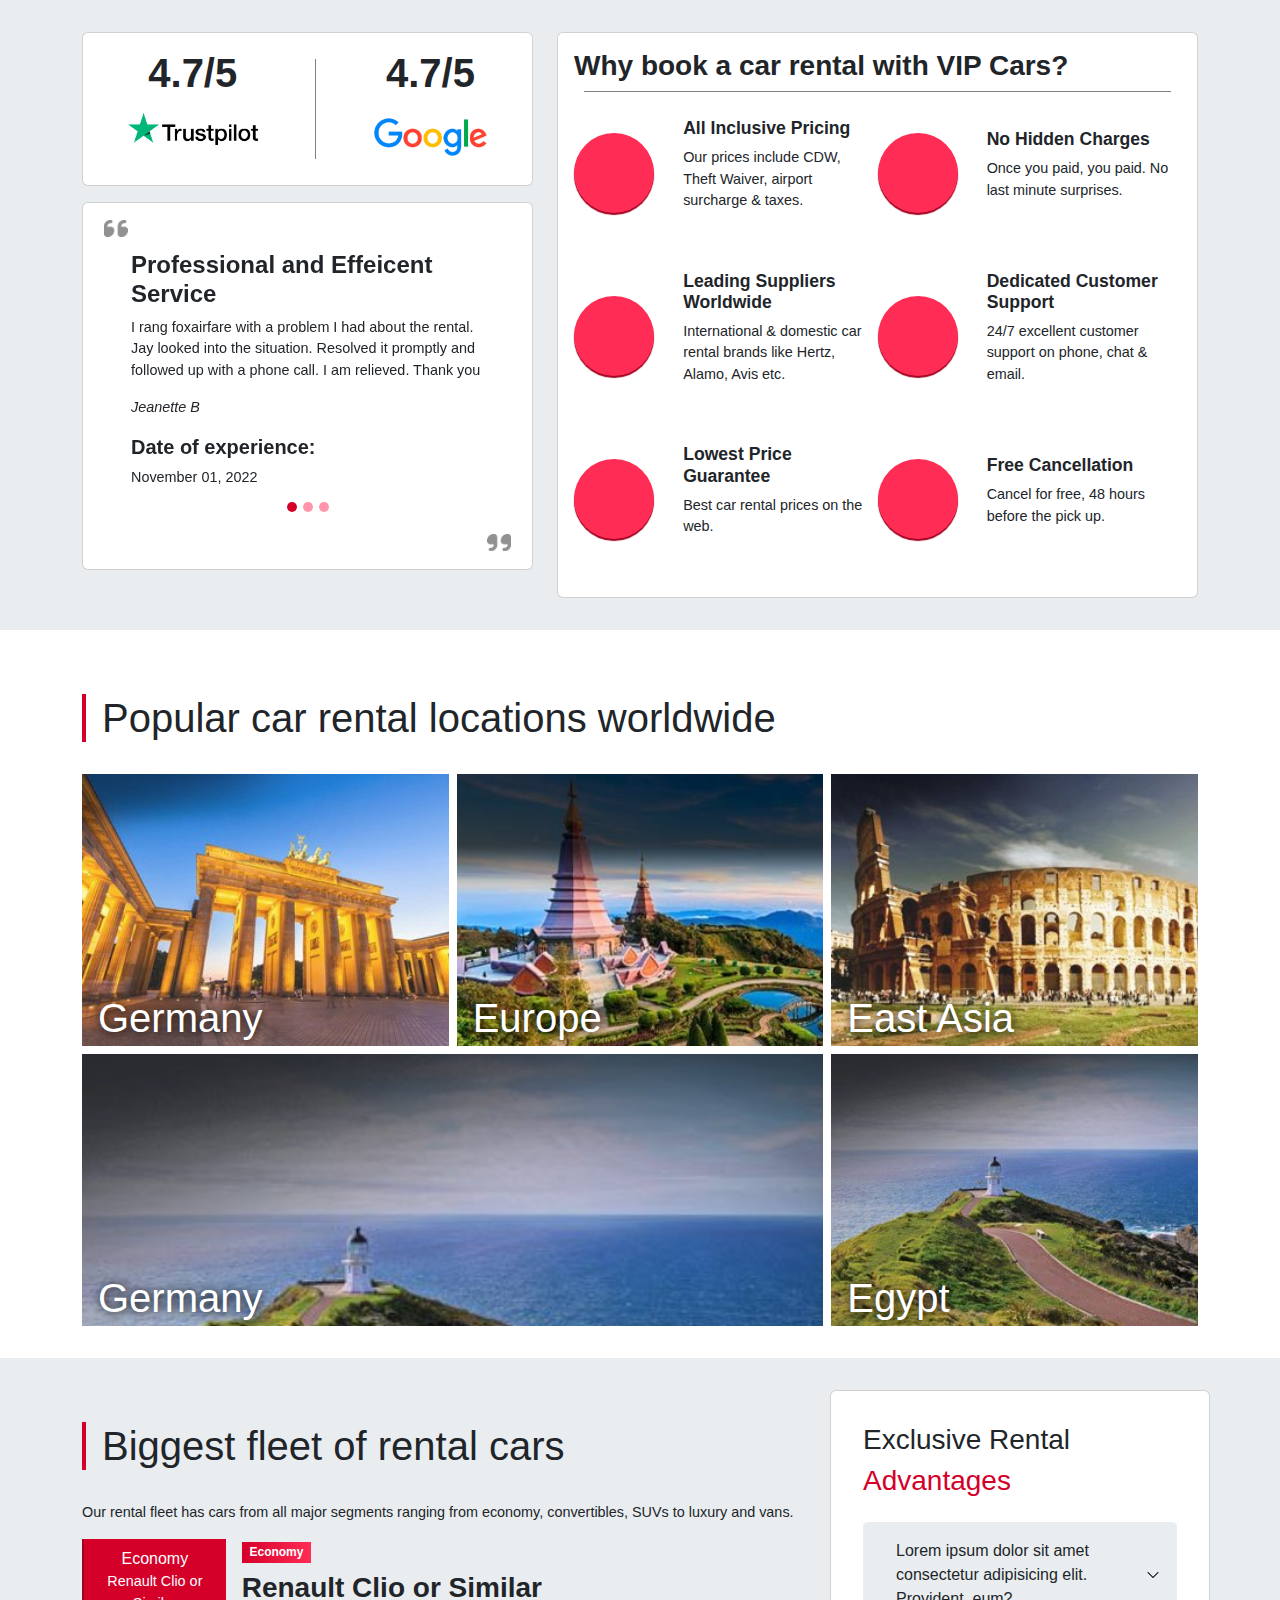
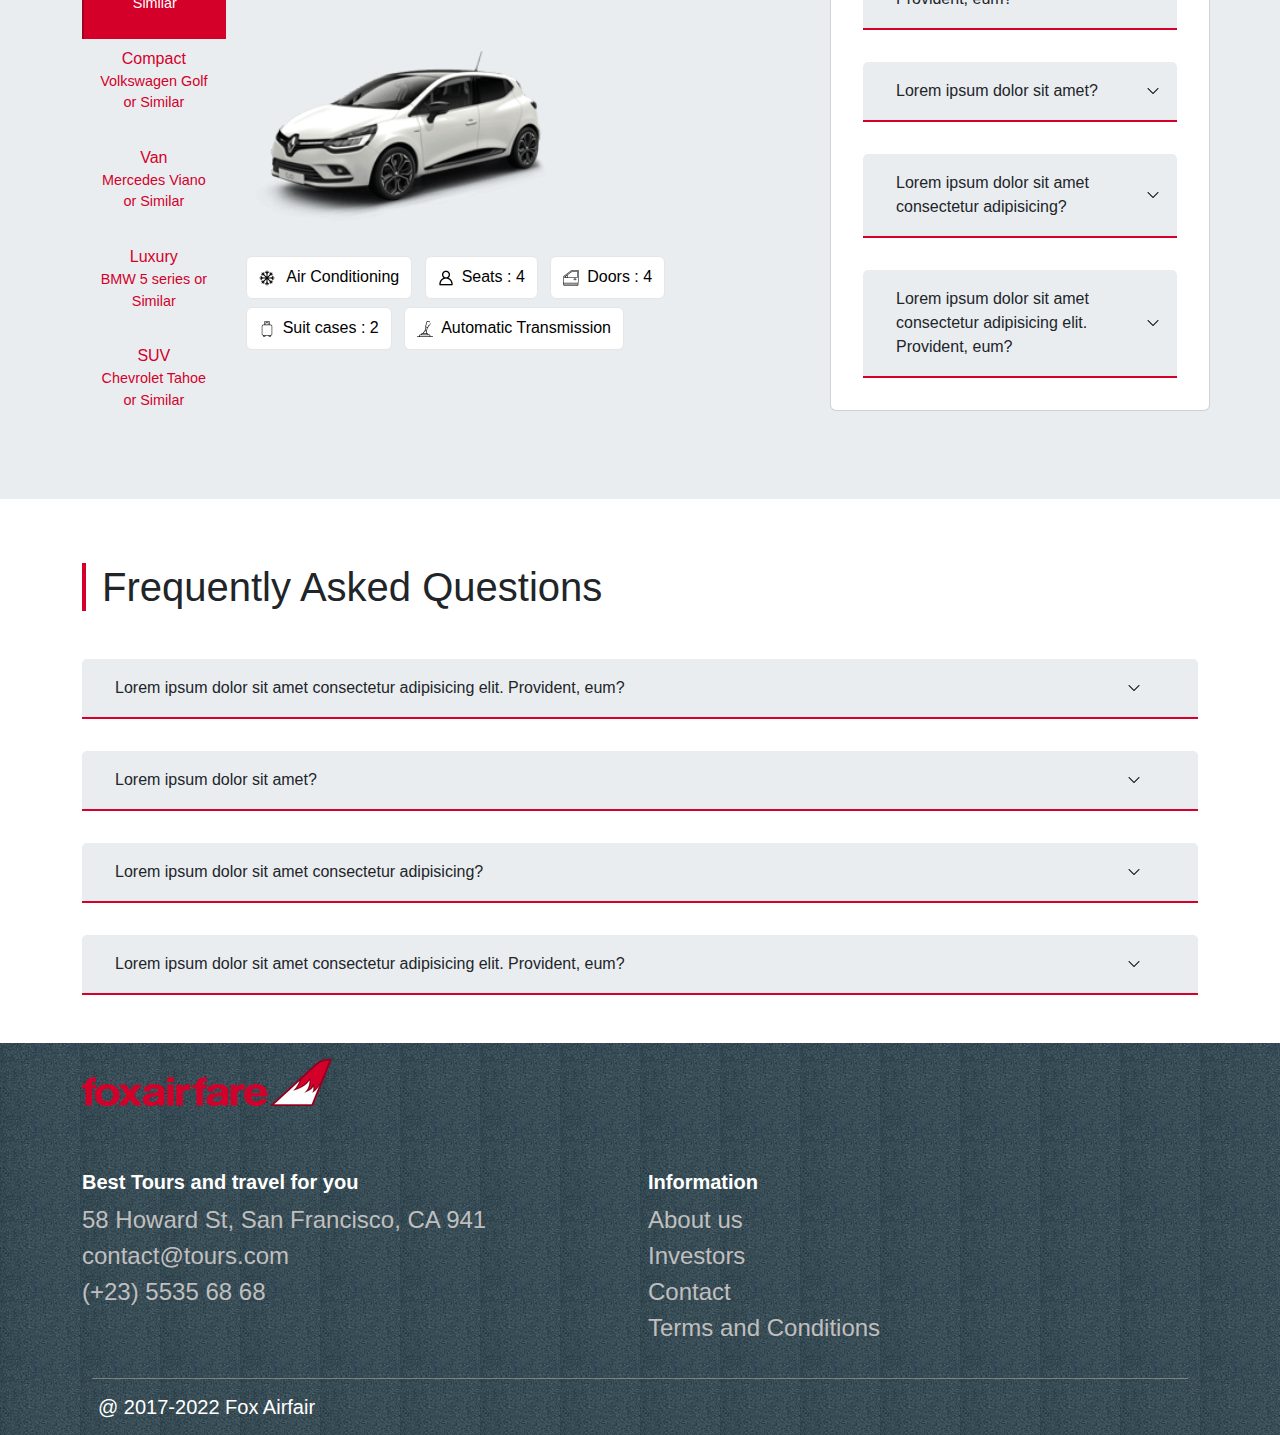
<file: index.html>
<!DOCTYPE html>
<html lang="en">
<head>
    <meta charset="UTF-8">
    <meta http-equiv="X-UA-Compatible" content="IE=edge">
    <meta name="viewport" content="width=device-width, initial-scale=1.0">
    <title>Car rental</title>
    <!-- font-awesome -->
    <link rel="stylesheet" href="https://cdnjs.cloudflare.com/ajax/libs/font-awesome/6.1.1/css/all.min.css" integrity="sha512-KfkfwYDsLkIlwQp6LFnl8zNdLGxu9YAA1QvwINks4PhcElQSvqcyVLLD9aMhXd13uQjoXtEKNosOWaZqXgel0g==" crossorigin="anonymous" referrerpolicy="no-referrer" />
     <!-- jquery -->
     <script defer src="https://cdnjs.cloudflare.com/ajax/libs/jquery/3.6.1/jquery.min.js"></script>
    <!-- bootstrap css -->
    <link href="https://cdn.jsdelivr.net/npm/bootstrap@5.1.3/dist/css/bootstrap.min.css" rel="stylesheet">
    <script defer src="https://cdn.jsdelivr.net/npm/bootstrap@5.1.3/dist/js/bootstrap.bundle.min.js"></script>
    <link rel="stylesheet" href="style.css">

</head>
<body>

    
    <div class="section testimonial-features justify-content-around">
        <div class="container">
            <div class="row">
                <div class="col-lg-5 pb-3 pb-lg-0">
                    <div class="d-flex flex-row card justify-content-around rating mb-3">
                        <div class="d-flex justify-content around flex-column">
                            <div class="rating-title text-center"><h1>4.7/5</h1></div>
                            <div class="stars">
                                <i class="fa fa-star" aria-hidden="true"></i>
                                <i class="fa fa-star" aria-hidden="true"></i>
                                <i class="fa fa-star" aria-hidden="true"></i>
                                <i class="fa fa-star" aria-hidden="true"></i>
                                <i class="fa fa-star" aria-hidden="true"></i>
                            </div>
                            <div class="logo justify-content-center d-flex mt-2"><img src="./images/trustpilot-vector-logo.png" alt=""></div>
                        </div>
                        <div class="vh">&nbsp</div>
                        <div class="d-flex justify-content around flex-column">
                            <div class="rating-title text-center"><h1>4.7/5</h1></div>
                            <div class="stars">
                                <i class="fa fa-star" aria-hidden="true"></i>
                                <i class="fa fa-star" aria-hidden="true"></i>
                                <i class="fa fa-star" aria-hidden="true"></i>
                                <i class="fa fa-star" aria-hidden="true"></i>
                                <i class="fa fa-star" aria-hidden="true"></i>
                            </div>
                            <div class="logo d-flex justify-content-center"><img src="./images/Google-logo.png" style="height: 4rem;" alt=""></div>
                        </div>
                    </div>
                   <div class="testimonials card">
                    <div id="testimonialcarousel" class="carousel slide" data-bs-ride="carousel">
                        <div class="carousel-inner">
                          <div class="carousel-item active">
                                <h4 class="title">Professional and Effeicent Service</h4>
                                <p class="review">I rang foxairfare with a problem I had about the rental. Jay looked into the situation. Resolved it promptly and followed up with a phone call. I am relieved. Thank you</p>
                                <p class="name">Jeanette B</p>
                                <h5><strong>Date of experience:</strong></h5> <p class="review-date">November 01, 2022</p>
                            </div>
                          <div class="carousel-item">
                            <h4 class="title">Great service</h4>
                                <p class="review">Good Morning
                                    I’ve met with VIP Car on internet by coincidence and I rented 2 times and all rental was great and I wish I would have met before other companies rental good staf and good services
                                    2 rental cars were new cars thank you for everything This company is my priority at rental</p>
                                <p class="name">Hakan Karakaş</p>
                                <h5><strong>Date of experience:</strong></h5> <p class="review-date"> November 19, 2022</p>
                          </div>
                          <div class="carousel-item">
                            <h4 class="title">I emailed a request to change the drop-off time for my rental car</h4>
                                <p class="review">I emailed a request to change the drop-off time for my rental car expecting it to be dealt with after the weekend. Alena from VIPCars.com very quickly responded to me and advised that she had sent my request to the rental car company. It was all sorted in just over 3 hours. Thanks to Alena for your prompt action on my behalf.</p>
                                <p class="name">Rose Abraham</p>
                                <h5><strong>Date of experience:</strong></h5> <p class="review-date"> November 19, 2022</p>
                          </div>
                        </div>
                        <div class="carousel-indicators">
                            <button type="button" data-bs-target="#testimonialcarousel" data-bs-slide-to="0" class="active" aria-current="true" aria-label="Slide 1"></button>
                            <button type="button" data-bs-target="#testimonialcarousel" data-bs-slide-to="1" aria-label="Slide 2"></button>
                            <button type="button" data-bs-target="#testimonialcarousel" data-bs-slide-to="2" aria-label="Slide 3"></button>
                          </div>
                        <button class="carousel-control-prev" type="button" data-bs-target="#testimonialcarousel" data-bs-slide="prev">
                          <span class="carousel-control-prev-icon" aria-hidden="true"><i class="fa-solid fa-chevron-left"></i></span>
                          <span class="visually-hidden">Previous</span>
                        </button>
                        <button class="carousel-control-next" type="button" data-bs-target="#testimonialcarousel" data-bs-slide="next">
                          <span class="carousel-control-next-icon" aria-hidden="true"><i class="fa-solid fa-chevron-right"></i></i></span>
                          <span class="visually-hidden">Next</span>
                        </button>
                      </div>
                   </div>
                </div>
                <div class="col-lg-7">
                    <div class="card">
                        <div class="title-holder"><h3>Why book a car rental with VIP Cars?</h3></div>
                        <div class="hv">&nbsp</div>
                        <div class="features grid-holder">
                            <div class="feature-item ">
                                <div class="icon"><i class="fa-solid fa-money-bill-wave"></i>
                                </div>
                                <div class="content">
                                    <h3 class="title">All Inclusive Pricing</h3>
                                    <p>Our prices include CDW, Theft Waiver, airport surcharge & taxes.</p>
                                </div>
                            </div>
                            <div class="feature-item">
                                <div class="icon"><i class="fas fa-search-dollar    "></i></div>
                                <div class="content">
                                    <h3 class="title">No Hidden Charges</h3>
                                    <p>Once you paid, you paid. No last minute surprises.</p>
                                </div>
                            </div>
                            <div class="feature-item">
                                <div class="icon"><i class="fas fa-location-arrow    "></i></div>
                                <div class="content">
                                    <h3 class="title">Leading Suppliers Worldwide</h3>
                                    <p>International & domestic car rental brands like Hertz, Alamo, Avis etc.
                                    </p>
                                </div>
                            </div>
                            <div class="feature-item">
                                <div class="icon"><i class="fa fa-headphones" aria-hidden="true"></i></div>
                                <div class="content">
                                    <h3 class="title">Dedicated Customer Support </h3>
                                    <p>24/7 excellent customer support on phone, chat & email.</p>
                                </div>
                            </div>
                            <div class="feature-item">
                                <div class="icon"><i class="fas fa-dollar-sign    "></i></div>
                                <div class="content">
                                    <h3 class="title">Lowest Price Guarantee</h3>
                                    <p>Best car rental prices on the web.</p>
                                </div>
                            </div>
                            <div class="feature-item">
                                <div class="icon"><i class="fa fa-car" aria-hidden="true"></i></div>
                                <div class="content">
                                    <h3 class="title">Free Cancellation</h3>
                                    <p>Cancel for free, 48 hours before the pick up.</p>
                                </div>
                            </div>
                        </div>
                    </div>
                </div>
            </div>
        </div>
    </div>

    <div class="Locations section" id="destination">
            <div class="container">
                <div class="section-title">
                    <h1>Popular car rental locations worldwide
                    </h1>
                </div>
                <div class="grid wrapper">
                    <div class="grid-item d-flex justify-content-center
                        ">
                        <div class="text-wrapper d-flex text-hover-line
                            flex-column">
                            <h1 class="align-content-center">Germany</h1> 
                            <ul><li>Lorem, ipsum dolor.</li>
                            <li>Repellendus, laborum facere.</li>
                            <li>Ipsa, expedita sit?</li>
                            <li>Distinctio, modi. Veniam!</li>
                            <li>Iusto, ex fugit.</li></ul>
                        </div>
                    </div>
                    <div class="grid-item d-flex justify-content-center
                        ">
                        <div class="text-wrapper  d-flex text-hover-line
                            flex-column ">
                            <h1 class="align-content-center">Europe</h1>
                            <ul><li>Lorem, ipsum dolor.</li>
                                <li>Repellendus, laborum facere.</li>
                                <li>Ipsa, expedita sit?</li>
                                <li>Distinctio, modi. Veniam!</li>
                                <li>Iusto, ex fugit.</li></ul>
                        </div>
                    </div>
                    <div class="grid-item d-flex justify-content-center
                        " >
                        <div class="text-wrapper d-flex text-hover-line
                            flex-column">
                            <h1 class="align-content-center">East Asia</h1>
                            <ul><li>Lorem, ipsum dolor.</li>
                                <li>Repellendus, laborum facere.</li>
                                <li>Ipsa, expedita sit?</li>
                                <li>Distinctio, modi. Veniam!</li>
                                <li>Iusto, ex fugit.</li></ul>
                        </div>
                    </div>
                    <div class="grid-item d-flex justify-content-center
                        ">
                        <div class="text-wrapper text-hover-line
                            flex-column">
                            <h1 class="align-content-center">Egypt</h1>
                            <ul><li>Lorem, ipsum dolor.</li>
                                <li>Repellendus, laborum facere.</li>
                                <li>Ipsa, expedita sit?</li>
                        </div>
                    </div>
                    <div class="grid-item d-flex justify-content-center
                        hover-line-item  ">
                        <div class="text-wrapper d-flex text-hover-line
                            flex-column">
                            <h1 class="align-content-center">Germany</h1> 
                            <ul><li>Lorem, ipsum dolor.</li>
                            <li>Repellendus, laborum facere.</li>
                            <li>Ipsa, expedita sit?</li>
                            <li>Distinctio, modi. Veniam!</li>
                            <li>Iusto, ex fugit.</li></ul>
                        </div>
                    </div>  
                </div>
            </div>
    </div>

    <div class="rental-cars section">
        <div class="container">
            <div class="row">
                <div class="col-lg-8 tabs">
                    <div class="section-title">
                        <h1>Biggest fleet of rental cars
                        </h1>
                    </div>
                    <p>Our rental fleet has cars from all major segments ranging from economy, convertibles, SUVs to luxury and vans.</p>
                    <div class="d-flex align-items-center align-items-sm-start flex-row nav-upper ">
                        <div class="nav flex-column nav-pills me-3" id="v-pills-tab" role="tablist" aria-orientation="vertical">
                          <button class="nav-link active" id="v-pills-carone-tab" data-bs-toggle="pill" data-bs-target="#v-pills-carone" type="button" role="tab" aria-controls="v-pills-carone" aria-selected="true">Economy <p>Renault Clio or Similar</p></button>
                          <button class="nav-link" id="v-pills-cartwo-tab" data-bs-toggle="pill" data-bs-target="#v-pills-cartwo" type="button" role="tab" aria-controls="v-pills-cartwo" aria-selected="false">Compact <p>Volkswagen Golf or Similar</p></button>
                          <button class="nav-link" id="v-pills-carthree-tab" data-bs-toggle="pill" data-bs-target="#v-pills-carthree" type="button" role="tab" aria-controls="v-pills-carthree" aria-selected="false">Van <p>Mercedes Viano or Similar</p></button>
                          <button class="nav-link" id="v-pills-carfour-tab" data-bs-toggle="pill" data-bs-target="#v-pills-carfour" type="button" role="tab" aria-controls="v-pills-carfour" aria-selected="false">Luxury <p>BMW 5 series or Similar</p></button>
                          <button class="nav-link" id="v-pills-carfive-tab" data-bs-toggle="pill" data-bs-target="#v-pills-carfive" type="button" role="tab" aria-controls="v-pills-carfive" aria-selected="false">SUV<p>Chevrolet Tahoe or Similar</p></button>
                        </div>
                        <div class="tab-content" id="v-pills-tabContent">
                          <div class="tab-pane fade show active" id="v-pills-carone" role="tabpanel" aria-labelledby="v-pills-carone-tab">
                            <span class="badge head">Economy</span>
                            <h3 class="tab-title">Renault Clio or Similar</h3>
                            <div class="img"><img src="./images/Cars/economy-lg.png" alt=""></div>
                            <span class="badge features"><img src="./images/icons/winter.png" alt=""> Air Conditioning</span>
                            <span class="badge features"><img src="./images/icons/user.png" alt="">Seats : 4</span>
                            <span class="badge features"><img src="./images/icons/car-door.png" alt="">Doors : 4</span>
                            <span class="badge features"><img src="./images/icons/suitcase.png" alt="">Suit cases : 2</span>
                            <span class="badge features"><img src="./images/icons/gear-stick.png" alt="">Automatic Transmission</span>
                          </div>
                          <div class="tab-pane fade" id="v-pills-cartwo" role="tabpanel" aria-labelledby="v-pills-cartwo-tab">
                            <span class="badge head">Compact</span>
                            <h3 class="tab-title">Volkswagen Golf or Similar</h3>
                            <div class="img"><img src="./images/Cars/compact-lg.png" alt=""></div>
                            <span class="badge features"><img src="./images/icons/winter.png" alt=""> Air Conditioning</span>
                            <span class="badge features"><img src="./images/icons/user.png" alt="">Seats : 4</span>
                            <span class="badge features"><img src="./images/icons/car-door.png" alt="">Doors : 4</span>
                            <span class="badge features"><img src="./images/icons/suitcase.png" alt="">Suit cases : 2</span>
                            <span class="badge features"><img src="./images/icons/gear-stick.png" alt="">Automatic Transmission</span>
                          </div>
                          <div class="tab-pane fade" id="v-pills-carthree" role="tabpanel" aria-labelledby="v-pills-carthree-tab">
                            <span class="badge head">Van / Minivan</span>
                            <h3 class="tab-title">Mercedes Viano or Similar</h3>
                            <div class="img"><img src="./images/Cars/mini-van-lg.png" alt=""></div>
                            <span class="badge features"><img src="./images/icons/winter.png" alt=""> Air Conditioning</span>
                            <span class="badge features"><img src="./images/icons/user.png" alt="">Seats : 7</span>
                            <span class="badge features"><img src="./images/icons/car-door.png" alt="">Doors : 5</span>
                            <span class="badge features"><img src="./images/icons/suitcase.png" alt="">Suit cases : 4</span>
                            <span class="badge features"><img src="./images/icons/gear-stick.png" alt="">Automatic Transmission</span>
                          </div>
                          <div class="tab-pane fade" id="v-pills-carfour" role="tabpanel" aria-labelledby="v-pills-carfour-tab"> 
                            <span class="badge head">Luxury</span>
                            <h3 class="tab-title">BMW 5 series or Similar</h3>
                            <div class="img"><img src="./images/Cars/luxury-lg.png" alt=""></div>
                            <span class="badge features"><img src="./images/icons/winter.png" alt=""> Air Conditioning</span>
                            <span class="badge features"><img src="./images/icons/user.png" alt="">Seats : 5</span>
                            <span class="badge features"><img src="./images/icons/car-door.png" alt="">Doors : 4</span>
                            <span class="badge features"><img src="./images/icons/suitcase.png" alt="">Suit cases : 3</span>
                            <span class="badge features"><img src="./images/icons/gear-stick.png" alt="">Automatic Transmission</span>
                          </div>
                          <div class="tab-pane fade" id="v-pills-carfive" role="tabpanel" aria-labelledby="v-pills-carfive-tab">
                            <span class="badge head">SUV</span>
                            <h3 class="tab-title">Chevrolet Tahoe or Similar</h3>
                            <div class="img"><img src="./images/Cars/suv-lg.png" alt=""></div>
                            <span class="badge features"><img src="./images/icons/winter.png" alt=""> Air Conditioning</span>
                            <span class="badge features"><img src="./images/icons/user.png" alt="">Seats : 7</span>
                            <span class="badge features"><img src="./images/icons/car-door.png" alt="">Doors : 5</span>
                            <span class="badge features"><img src="./images/icons/suitcase.png" alt="">Suit cases : 4</span>
                            <span class="badge features"><img src="./images/icons/gear-stick.png" alt="">Automatic Transmission</span>
                          </div>
                        </div>
                      </div>
                      
                </div>
                <div class="col-lg-4 about-rental-cars card">
                    <h3>Exclusive Rental <h3 class="highlight">Advantages</h3></h3>
                    <div id="accordion-two" class="accordion grid-holder">
                        <div class="card">
                            <div class="card-header">
                                <a class="btn" data-bs-toggle="collapse" href="#collapseOne-1">
                                    Lorem ipsum dolor sit amet consectetur adipisicing elit. Provident, eum?
                                </a>
                            </div>
                            <div id="collapseOne-1" class="collapse" data-bs-parent="#accordion-two">
                                <div class="card-body">
                                    Lorem ipsum dolor sit amet consectetur adipisicing elit. Atque dolorum saepe repellendus
                                    odio? Est dolorum cupiditate animi quod, asperiores numquam?
                                </div>
                            </div>
                        </div>
                        <div class="card">
                            <div class="card-header">
                                <a class="collapsed btn" data-bs-toggle="collapse" href="#collapseTwo-2">
                                    Lorem ipsum dolor sit amet?
                                </a>
                            </div>
                            <div id="collapseTwo-2" class="collapse" data-bs-parent="#accordion-two">
                                <div class="card-body">
                                    Lorem ipsum dolor sit amet, consectetur adipisicing elit. Quod, sit.
                                </div>
                            </div>
                        </div>
                        <div class="card">
                            <div class="card-header">
                                <a class="collapsed btn" data-bs-toggle="collapse" href="#collapseThree-3">
                                    Lorem ipsum dolor sit amet consectetur adipisicing?
                                </a>
                            </div>
                            <div id="collapseThree-3" class="collapse" data-bs-parent="#accordion-two">
                                <div class="card-body">
                                    Lorem ipsum dolor sit amet consectetur adipisicing elit. Modi, amet!
                                </div>
                            </div>
                        </div>
                        <div class="card">
                            <div class="card-header">
                                <a class="btn" data-bs-toggle="collapse" href="#collapsefour-4">
                                    Lorem ipsum dolor sit amet consectetur adipisicing elit. Provident, eum?
                                </a>
                            </div>
                            <div id="collapsefour-4" class="collapse" data-bs-parent="#accordion-two">
                                <div class="card-body">
                                    Lorem ipsum dolor sit amet consectetur adipisicing elit. Atque dolorum saepe repellendus
                                    odio? Est dolorum cupiditate animi quod, asperiores numquam?
                                </div>
                            </div>
                        </div>
                    </div>
                </div>
            </div>
        </div>
    </div>

    <div class="section faqs">
        <div class="container">
            <div class="section-title">
                <h1>Frequently Asked Questions
                </h1>
            </div>
            <div class="faqs-holder">
                <div id="accordion" class="accordion grid-holder">
                    <div class="card">
                        <div class="card-header">
                            <a class="btn" data-bs-toggle="collapse" href="#collapseOne">
                                Lorem ipsum dolor sit amet consectetur adipisicing elit. Provident, eum?
                            </a>
                        </div>
                        <div id="collapseOne" class="collapse" data-bs-parent="#accordion">
                            <div class="card-body">
                                Lorem ipsum dolor sit amet consectetur adipisicing elit. Atque dolorum saepe repellendus
                                odio? Est dolorum cupiditate animi quod, asperiores numquam?
                            </div>
                        </div>
                    </div>
                    <div class="card">
                        <div class="card-header">
                            <a class="collapsed btn" data-bs-toggle="collapse" href="#collapseTwo">
                                Lorem ipsum dolor sit amet?
                            </a>
                        </div>
                        <div id="collapseTwo" class="collapse" data-bs-parent="#accordion">
                            <div class="card-body">
                                Lorem ipsum dolor sit amet, consectetur adipisicing elit. Quod, sit.
                            </div>
                        </div>
                    </div>
                    <div class="card">
                        <div class="card-header">
                            <a class="collapsed btn" data-bs-toggle="collapse" href="#collapseThree">
                                Lorem ipsum dolor sit amet consectetur adipisicing?
                            </a>
                        </div>
                        <div id="collapseThree" class="collapse" data-bs-parent="#accordion">
                            <div class="card-body">
                                Lorem ipsum dolor sit amet consectetur adipisicing elit. Modi, amet!
                            </div>
                        </div>
                    </div>
                    <div class="card">
                        <div class="card-header">
                            <a class="btn" data-bs-toggle="collapse" href="#collapsefour">
                                Lorem ipsum dolor sit amet consectetur adipisicing elit. Provident, eum?
                            </a>
                        </div>
                        <div id="collapsefour" class="collapse" data-bs-parent="#accordion">
                            <div class="card-body">
                                Lorem ipsum dolor sit amet consectetur adipisicing elit. Atque dolorum saepe repellendus
                                odio? Est dolorum cupiditate animi quod, asperiores numquam?
                            </div>
                        </div>
                    </div>
                </div>
            </div>
        </div>
    </div>

    <div class="footer">
            <div class="container">
                <div class="mt-lg-0 mt-4 d-flex p-3 ps-0 logo-holder">
                   <img src="./images/foxairfare_logo (1).png" alt="">
                </div>
                <div>
                    <div class="row justify-content-between ">
                        <div class="col-lg-6 ">
                            <h5 class="text-white"><strong>Best Tours and travel for you</strong></h5>
                            <div >
                                    <ul>
                                        <li class="contact-info ">58 Howard St, San Francisco, CA 941</li>
                                        <li class="contact-info ">contact@tours.com</li>
                                        <li class="contact-info ">(+23) 5535 68 68</li>
                                    </ul>
                            </div>
                            <div class="social-icons">
                                <i class="fa-brands fa-facebook-f"></i>
                                <i class="fa-brands fa-instagram"></i>
                                <i class="fa-brands fa-twitter"></i>
                            </div>
                        </div>
                        <div class="col-lg-6 ps-lg-2 pe-lg-4 ">
    
                                <ul>
                                    <h5 class="text-white list-title"><strong>Information</strong></h5>
                                    <li>About us</li>
                                    <li>Investors</li>
                                    <li>Contact</li>
                                    <li>Terms and Conditions</li>
                                </ul>
                        </div>
                    </div>
                </div>

                <div class="hv mt-3"></div>

                <h5 class="text-white p-3">@ 2017-2022 Fox Airfair</h5>
            </div>
    </div>
    
</body>
</html>
</file>
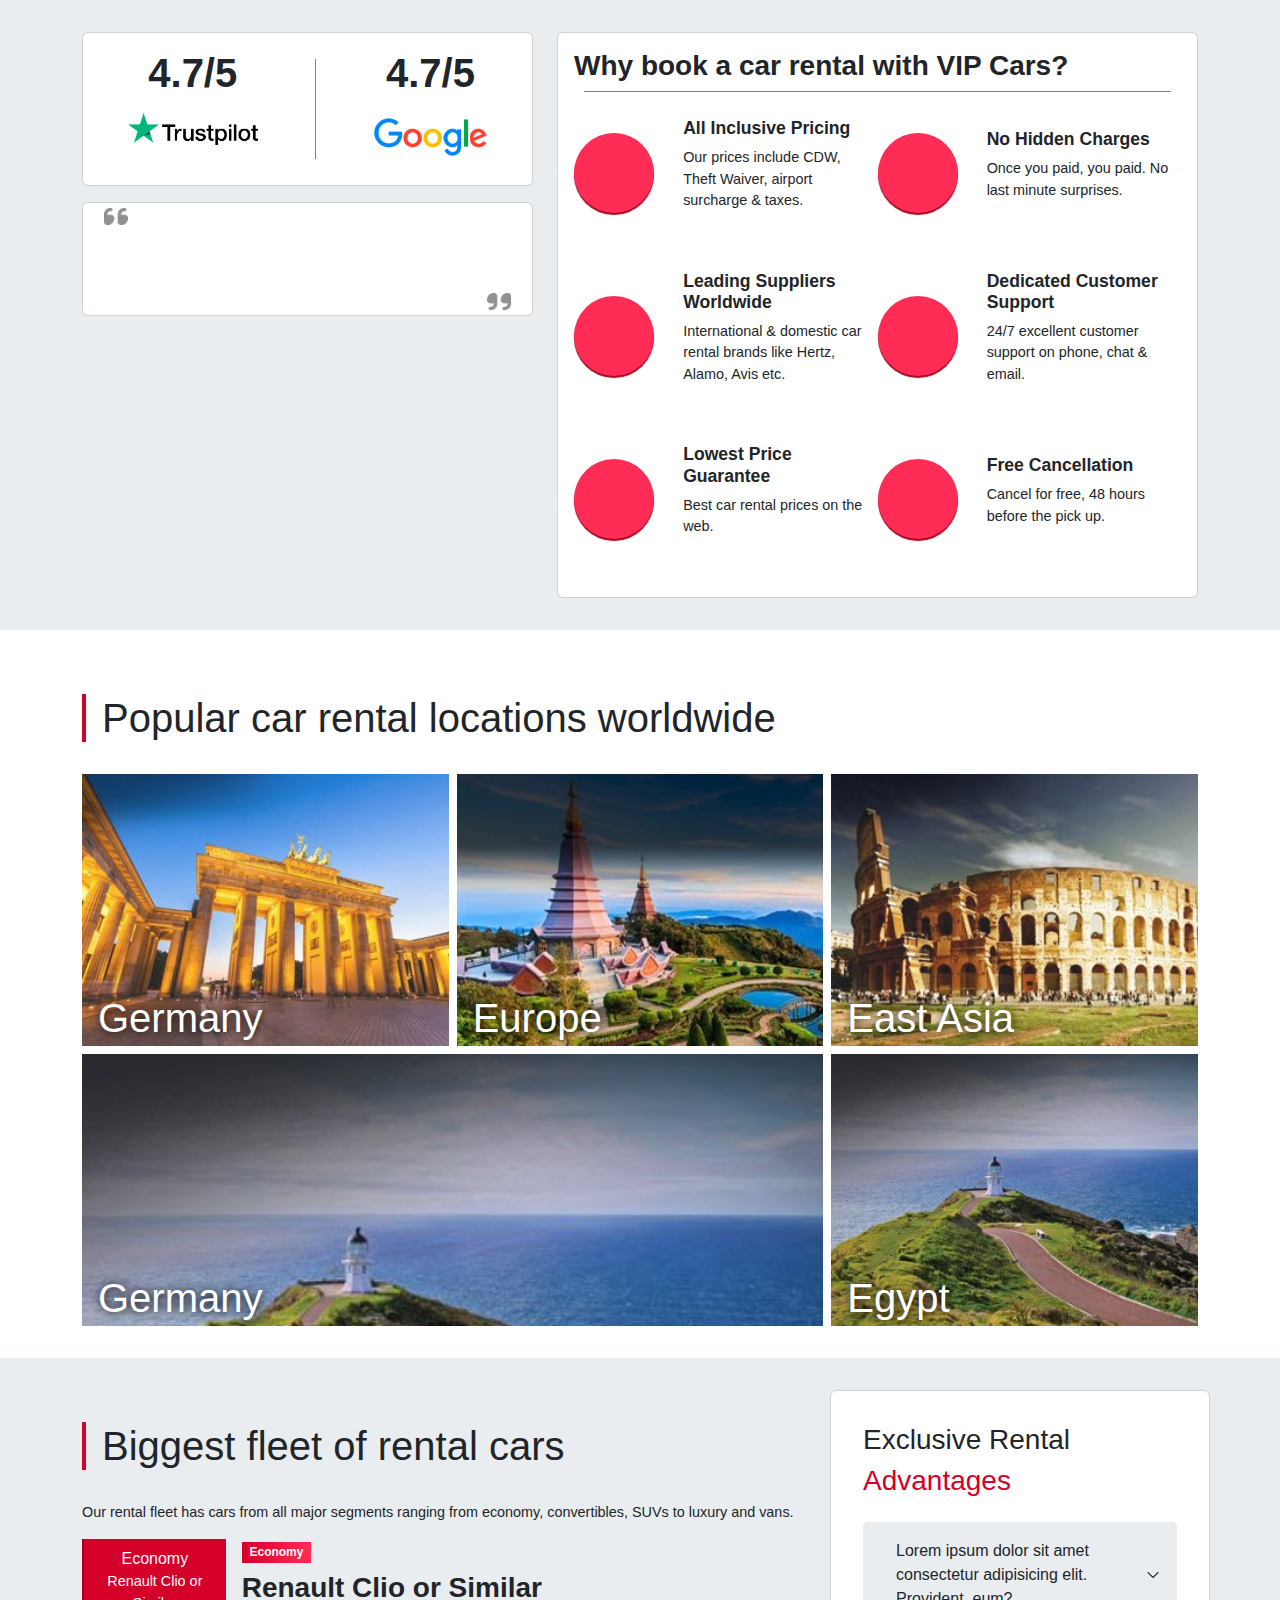
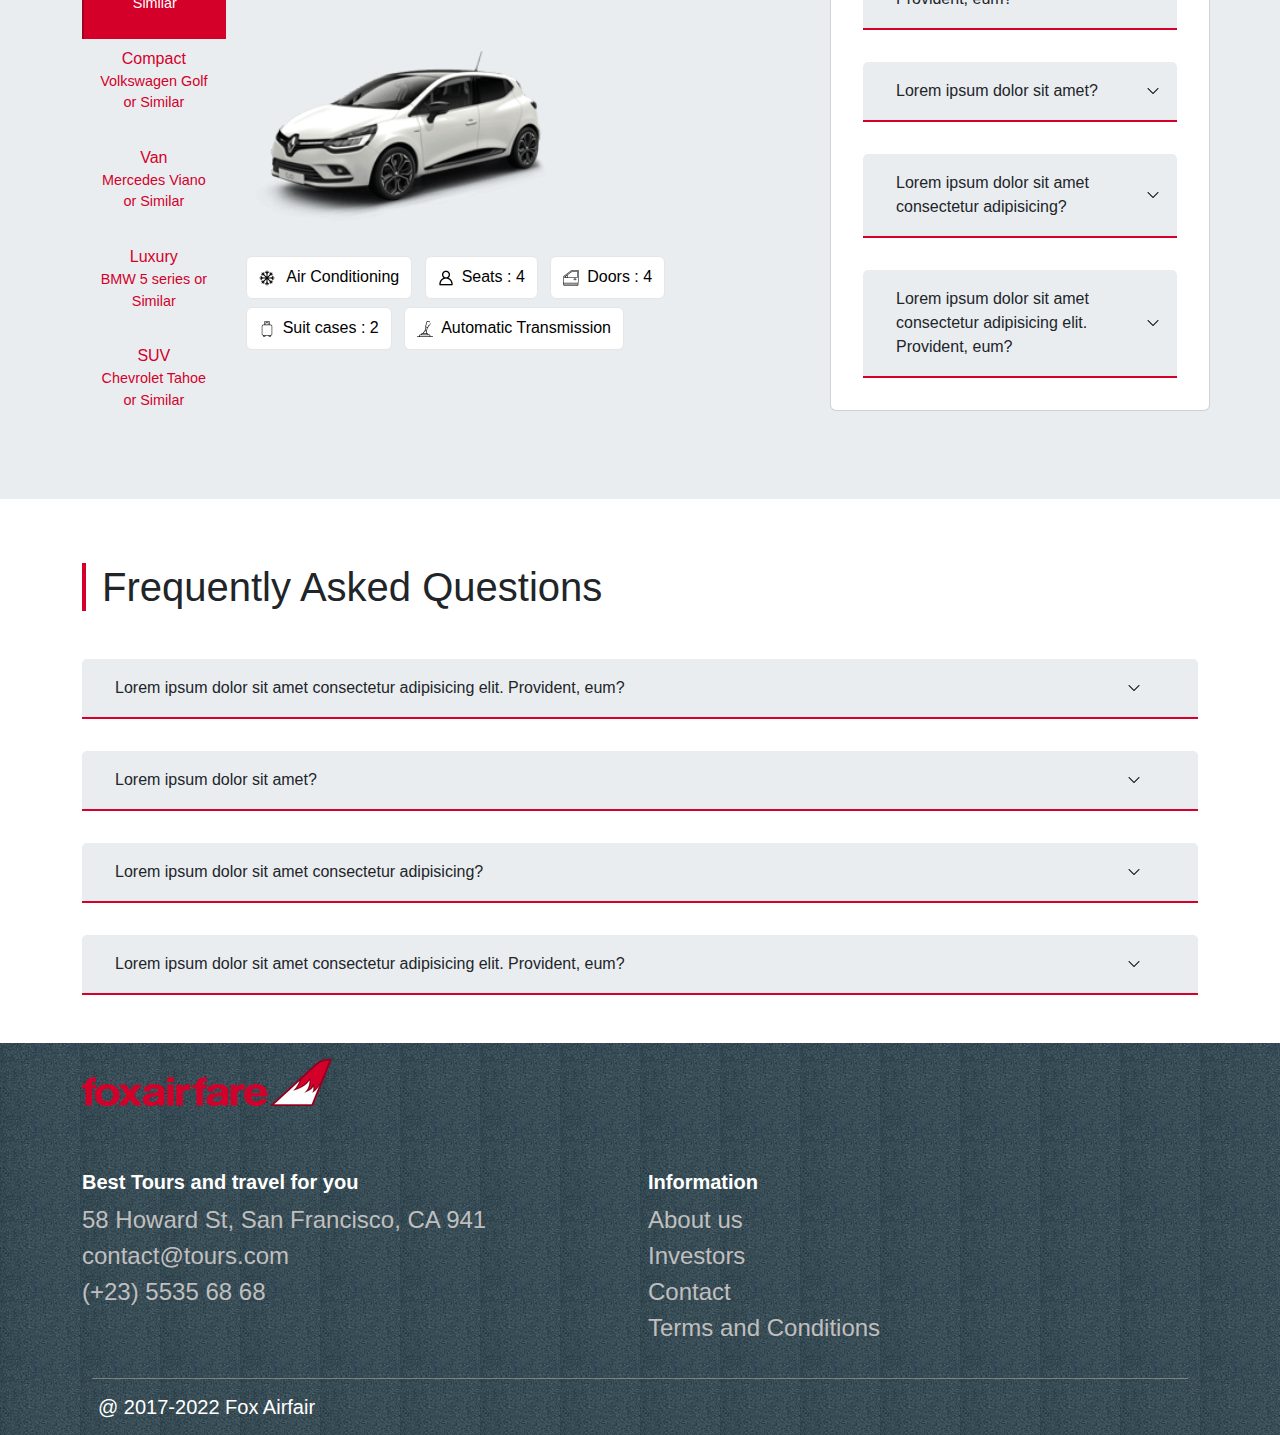
<file: cars.html>
<!DOCTYPE html>
<html lang="en">
<head>
    <meta charset="UTF-8">
    <meta http-equiv="X-UA-Compatible" content="IE=edge">
    <meta name="viewport" content="width=device-width, initial-scale=1.0">
    <title>Car rental</title>
    <!-- jquery -->
    <script defer src="https://cdnjs.cloudflare.com/ajax/libs/jquery/3.2.1/jquery.min.js"></script>
    <!-- font-awesome -->
    <link rel="stylesheet" href="https://cdnjs.cloudflare.com/ajax/libs/font-awesome/6.1.1/css/all.min.css" integrity="sha512-KfkfwYDsLkIlwQp6LFnl8zNdLGxu9YAA1QvwINks4PhcElQSvqcyVLLD9aMhXd13uQjoXtEKNosOWaZqXgel0g==" crossorigin="anonymous" referrerpolicy="no-referrer" />
    <!-- bootstrap css -->
    <link
            href="https://cdn.jsdelivr.net/npm/bootstrap@5.1.3/dist/css/bootstrap.min.css"
            rel="stylesheet">
        <script
            src="https://cdn.jsdelivr.net/npm/bootstrap@5.1.3/dist/js/bootstrap.bundle.min.js"></script>   
    <link rel="stylesheet" href="style.css">
</head>
<body>

    
    <div class="section testimonial-features justify-content-around">
        <div class="container">
            <div class="row">
                <div class="col-lg-5 pb-3 pb-lg-0">
                    <div class="d-flex flex-row card justify-content-around rating mb-3">
                        <div class="d-flex justify-content around flex-column">
                            <div class="rating-title text-center"><h1>4.7/5</h1></div>
                            <div class="stars">
                                <i class="fa fa-star" aria-hidden="true"></i>
                                <i class="fa fa-star" aria-hidden="true"></i>
                                <i class="fa fa-star" aria-hidden="true"></i>
                                <i class="fa fa-star" aria-hidden="true"></i>
                                <i class="fa fa-star" aria-hidden="true"></i>
                            </div>
                            <div class="logo justify-content-center d-flex mt-2"><img src="./images/trustpilot-vector-logo.png" alt=""></div>
                        </div>
                        <div class="vh">&nbsp</div>
                        <div class="d-flex justify-content around flex-column">
                            <div class="rating-title text-center"><h1>4.7/5</h1></div>
                            <div class="stars">
                                <i class="fa fa-star" aria-hidden="true"></i>
                                <i class="fa fa-star" aria-hidden="true"></i>
                                <i class="fa fa-star" aria-hidden="true"></i>
                                <i class="fa fa-star" aria-hidden="true"></i>
                                <i class="fa fa-star" aria-hidden="true"></i>
                            </div>
                            <div class="logo d-flex justify-content-center"><img src="./images/Google-logo.png" style="height: 4rem;" alt=""></div>
                        </div>
                    </div>
                    <div class="testimonials card">
                        
                    </div>
                </div>
                <div class="col-lg-7">
                    <div class="card">
                        <div class="title-holder"><h3>Why book a car rental with VIP Cars?</h3></div>
                        <div class="hv">&nbsp</div>
                        <div class="features grid-holder">
                            <div class="feature-item ">
                                <div class="icon"><i class="fa-solid fa-money-bill-wave"></i>
                                </div>
                                <div class="content">
                                    <h3 class="title">All Inclusive Pricing</h3>
                                    <p>Our prices include CDW, Theft Waiver, airport surcharge & taxes.</p>
                                </div>
                            </div>
                            <div class="feature-item">
                                <div class="icon"><i class="fas fa-search-dollar    "></i></div>
                                <div class="content">
                                    <h3 class="title">No Hidden Charges</h3>
                                    <p>Once you paid, you paid. No last minute surprises.</p>
                                </div>
                            </div>
                            <div class="feature-item">
                                <div class="icon"><i class="fas fa-location-arrow    "></i></div>
                                <div class="content">
                                    <h3 class="title">Leading Suppliers Worldwide</h3>
                                    <p>International & domestic car rental brands like Hertz, Alamo, Avis etc.
                                    </p>
                                </div>
                            </div>
                            <div class="feature-item">
                                <div class="icon"><i class="fa fa-headphones" aria-hidden="true"></i></div>
                                <div class="content">
                                    <h3 class="title">Dedicated Customer Support </h3>
                                    <p>24/7 excellent customer support on phone, chat & email.</p>
                                </div>
                            </div>
                            <div class="feature-item">
                                <div class="icon"><i class="fas fa-dollar-sign    "></i></div>
                                <div class="content">
                                    <h3 class="title">Lowest Price Guarantee</h3>
                                    <p>Best car rental prices on the web.</p>
                                </div>
                            </div>
                            <div class="feature-item">
                                <div class="icon"><i class="fa fa-car" aria-hidden="true"></i></div>
                                <div class="content">
                                    <h3 class="title">Free Cancellation</h3>
                                    <p>Cancel for free, 48 hours before the pick up.</p>
                                </div>
                            </div>
                        </div>
                    </div>
                </div>
            </div>
        </div>
    </div>

    <div class="Locations section" id="destination">
            <div class="container">
                <div class="section-title">
                    <h1>Popular car rental locations worldwide
                    </h1>
                </div>
                <div class="grid wrapper">
                    <div class="grid-item d-flex justify-content-center
                        ">
                        <div class="text-wrapper d-flex text-hover-line
                            flex-column">
                            <h1 class="align-content-center">Germany</h1> 
                            <ul><li>Lorem, ipsum dolor.</li>
                            <li>Repellendus, laborum facere.</li>
                            <li>Ipsa, expedita sit?</li>
                            <li>Distinctio, modi. Veniam!</li>
                            <li>Iusto, ex fugit.</li></ul>
                        </div>
                    </div>
                    <div class="grid-item d-flex justify-content-center
                        ">
                        <div class="text-wrapper  d-flex text-hover-line
                            flex-column ">
                            <h1 class="align-content-center">Europe</h1>
                            <ul><li>Lorem, ipsum dolor.</li>
                                <li>Repellendus, laborum facere.</li>
                                <li>Ipsa, expedita sit?</li>
                                <li>Distinctio, modi. Veniam!</li>
                                <li>Iusto, ex fugit.</li></ul>
                        </div>
                    </div>
                    <div class="grid-item d-flex justify-content-center
                        " >
                        <div class="text-wrapper d-flex text-hover-line
                            flex-column">
                            <h1 class="align-content-center">East Asia</h1>
                            <ul><li>Lorem, ipsum dolor.</li>
                                <li>Repellendus, laborum facere.</li>
                                <li>Ipsa, expedita sit?</li>
                                <li>Distinctio, modi. Veniam!</li>
                                <li>Iusto, ex fugit.</li></ul>
                        </div>
                    </div>
                    <div class="grid-item d-flex justify-content-center
                        ">
                        <div class="text-wrapper text-hover-line
                            flex-column">
                            <h1 class="align-content-center">Egypt</h1>
                            <ul><li>Lorem, ipsum dolor.</li>
                                <li>Repellendus, laborum facere.</li>
                                <li>Ipsa, expedita sit?</li>
                        </div>
                    </div>
                    <div class="grid-item d-flex justify-content-center
                        hover-line-item  ">
                        <div class="text-wrapper d-flex text-hover-line
                            flex-column">
                            <h1 class="align-content-center">Germany</h1> 
                            <ul><li>Lorem, ipsum dolor.</li>
                            <li>Repellendus, laborum facere.</li>
                            <li>Ipsa, expedita sit?</li>
                            <li>Distinctio, modi. Veniam!</li>
                            <li>Iusto, ex fugit.</li></ul>
                        </div>
                    </div>  
                </div>
            </div>
    </div>

    <div class="rental-cars section">
        <div class="container">
            <div class="row">
                <div class="col-lg-8 tabs">
                    <div class="section-title">
                        <h1>Biggest fleet of rental cars
                        </h1>
                    </div>
                    <p>Our rental fleet has cars from all major segments ranging from economy, convertibles, SUVs to luxury and vans.</p>
                    <div class="d-flex align-items-center align-items-sm-start flex-row nav-upper ">
                        <div class="nav flex-column nav-pills me-3" id="v-pills-tab" role="tablist" aria-orientation="vertical">
                          <button class="nav-link active" id="v-pills-carone-tab" data-bs-toggle="pill" data-bs-target="#v-pills-carone" type="button" role="tab" aria-controls="v-pills-carone" aria-selected="true">Economy <p>Renault Clio or Similar</p></button>
                          <button class="nav-link" id="v-pills-cartwo-tab" data-bs-toggle="pill" data-bs-target="#v-pills-cartwo" type="button" role="tab" aria-controls="v-pills-cartwo" aria-selected="false">Compact <p>Volkswagen Golf or Similar</p></button>
                          <button class="nav-link" id="v-pills-carthree-tab" data-bs-toggle="pill" data-bs-target="#v-pills-carthree" type="button" role="tab" aria-controls="v-pills-carthree" aria-selected="false">Van <p>Mercedes Viano or Similar</p></button>
                          <button class="nav-link" id="v-pills-carfour-tab" data-bs-toggle="pill" data-bs-target="#v-pills-carfour" type="button" role="tab" aria-controls="v-pills-carfour" aria-selected="false">Luxury <p>BMW 5 series or Similar</p></button>
                          <button class="nav-link" id="v-pills-carfive-tab" data-bs-toggle="pill" data-bs-target="#v-pills-carfive" type="button" role="tab" aria-controls="v-pills-carfive" aria-selected="false">SUV<p>Chevrolet Tahoe or Similar</p></button>
                        </div>
                        <div class="tab-content" id="v-pills-tabContent">
                          <div class="tab-pane fade show active" id="v-pills-carone" role="tabpanel" aria-labelledby="v-pills-carone-tab">
                            <span class="badge head">Economy</span>
                            <h3 class="tab-title">Renault Clio or Similar</h3>
                            <div class="img"><img src="./images/Cars/economy-lg.png" alt=""></div>
                            <span class="badge features"><img src="./images/icons/winter.png" alt=""> Air Conditioning</span>
                            <span class="badge features"><img src="./images/icons/user.png" alt="">Seats : 4</span>
                            <span class="badge features"><img src="./images/icons/car-door.png" alt="">Doors : 4</span>
                            <span class="badge features"><img src="./images/icons/suitcase.png" alt="">Suit cases : 2</span>
                            <span class="badge features"><img src="./images/icons/gear-stick.png" alt="">Automatic Transmission</span>
                          </div>
                          <div class="tab-pane fade" id="v-pills-cartwo" role="tabpanel" aria-labelledby="v-pills-cartwo-tab">
                            <span class="badge head">Compact</span>
                            <h3 class="tab-title">Volkswagen Golf or Similar</h3>
                            <div class="img"><img src="./images/Cars/compact-lg.png" alt=""></div>
                            <span class="badge features"><img src="./images/icons/winter.png" alt=""> Air Conditioning</span>
                            <span class="badge features"><img src="./images/icons/user.png" alt="">Seats : 4</span>
                            <span class="badge features"><img src="./images/icons/car-door.png" alt="">Doors : 4</span>
                            <span class="badge features"><img src="./images/icons/suitcase.png" alt="">Suit cases : 2</span>
                            <span class="badge features"><img src="./images/icons/gear-stick.png" alt="">Automatic Transmission</span>
                          </div>
                          <div class="tab-pane fade" id="v-pills-carthree" role="tabpanel" aria-labelledby="v-pills-carthree-tab">
                            <span class="badge head">Van / Minivan</span>
                            <h3 class="tab-title">Mercedes Viano or Similar</h3>
                            <div class="img"><img src="./images/Cars/mini-van-lg.png" alt=""></div>
                            <span class="badge features"><img src="./images/icons/winter.png" alt=""> Air Conditioning</span>
                            <span class="badge features"><img src="./images/icons/user.png" alt="">Seats : 7</span>
                            <span class="badge features"><img src="./images/icons/car-door.png" alt="">Doors : 5</span>
                            <span class="badge features"><img src="./images/icons/suitcase.png" alt="">Suit cases : 4</span>
                            <span class="badge features"><img src="./images/icons/gear-stick.png" alt="">Automatic Transmission</span>
                          </div>
                          <div class="tab-pane fade" id="v-pills-carfour" role="tabpanel" aria-labelledby="v-pills-carfour-tab"> 
                            <span class="badge head">Luxury</span>
                            <h3 class="tab-title">BMW 5 series or Similar</h3>
                            <div class="img"><img src="./images/Cars/luxury-lg.png" alt=""></div>
                            <span class="badge features"><img src="./images/icons/winter.png" alt=""> Air Conditioning</span>
                            <span class="badge features"><img src="./images/icons/user.png" alt="">Seats : 5</span>
                            <span class="badge features"><img src="./images/icons/car-door.png" alt="">Doors : 4</span>
                            <span class="badge features"><img src="./images/icons/suitcase.png" alt="">Suit cases : 3</span>
                            <span class="badge features"><img src="./images/icons/gear-stick.png" alt="">Automatic Transmission</span>
                          </div>
                          <div class="tab-pane fade" id="v-pills-carfive" role="tabpanel" aria-labelledby="v-pills-carfive-tab">
                            <span class="badge head">SUV</span>
                            <h3 class="tab-title">Chevrolet Tahoe or Similar</h3>
                            <div class="img"><img src="./images/Cars/suv-lg.png" alt=""></div>
                            <span class="badge features"><img src="./images/icons/winter.png" alt=""> Air Conditioning</span>
                            <span class="badge features"><img src="./images/icons/user.png" alt="">Seats : 7</span>
                            <span class="badge features"><img src="./images/icons/car-door.png" alt="">Doors : 5</span>
                            <span class="badge features"><img src="./images/icons/suitcase.png" alt="">Suit cases : 4</span>
                            <span class="badge features"><img src="./images/icons/gear-stick.png" alt="">Automatic Transmission</span>
                          </div>
                        </div>
                      </div>
                      
                </div>
                <div class="col-lg-4 about-rental-cars card">
                    <h3>Exclusive Rental <h3 class="highlight">Advantages</h3></h3>
                    <div id="accordion-two" class="accordion grid-holder">
                        <div class="card">
                            <div class="card-header">
                                <a class="btn" data-bs-toggle="collapse" href="#collapseOne-1">
                                    Lorem ipsum dolor sit amet consectetur adipisicing elit. Provident, eum?
                                </a>
                            </div>
                            <div id="collapseOne-1" class="collapse" data-bs-parent="#accordion-two">
                                <div class="card-body">
                                    Lorem ipsum dolor sit amet consectetur adipisicing elit. Atque dolorum saepe repellendus
                                    odio? Est dolorum cupiditate animi quod, asperiores numquam?
                                </div>
                            </div>
                        </div>
                        <div class="card">
                            <div class="card-header">
                                <a class="collapsed btn" data-bs-toggle="collapse" href="#collapseTwo-2">
                                    Lorem ipsum dolor sit amet?
                                </a>
                            </div>
                            <div id="collapseTwo-2" class="collapse" data-bs-parent="#accordion-two">
                                <div class="card-body">
                                    Lorem ipsum dolor sit amet, consectetur adipisicing elit. Quod, sit.
                                </div>
                            </div>
                        </div>
                        <div class="card">
                            <div class="card-header">
                                <a class="collapsed btn" data-bs-toggle="collapse" href="#collapseThree-3">
                                    Lorem ipsum dolor sit amet consectetur adipisicing?
                                </a>
                            </div>
                            <div id="collapseThree-3" class="collapse" data-bs-parent="#accordion-two">
                                <div class="card-body">
                                    Lorem ipsum dolor sit amet consectetur adipisicing elit. Modi, amet!
                                </div>
                            </div>
                        </div>
                        <div class="card">
                            <div class="card-header">
                                <a class="btn" data-bs-toggle="collapse" href="#collapsefour-4">
                                    Lorem ipsum dolor sit amet consectetur adipisicing elit. Provident, eum?
                                </a>
                            </div>
                            <div id="collapsefour-4" class="collapse" data-bs-parent="#accordion-two">
                                <div class="card-body">
                                    Lorem ipsum dolor sit amet consectetur adipisicing elit. Atque dolorum saepe repellendus
                                    odio? Est dolorum cupiditate animi quod, asperiores numquam?
                                </div>
                            </div>
                        </div>
                    </div>
                </div>
            </div>
        </div>
    </div>

    <div class="section faqs">
        <div class="container">
            <div class="section-title">
                <h1>Frequently Asked Questions
                </h1>
            </div>
            <div class="faqs-holder">
                <div id="accordion" class="accordion grid-holder">
                    <div class="card">
                        <div class="card-header">
                            <a class="btn" data-bs-toggle="collapse" href="#collapseOne">
                                Lorem ipsum dolor sit amet consectetur adipisicing elit. Provident, eum?
                            </a>
                        </div>
                        <div id="collapseOne" class="collapse" data-bs-parent="#accordion">
                            <div class="card-body">
                                Lorem ipsum dolor sit amet consectetur adipisicing elit. Atque dolorum saepe repellendus
                                odio? Est dolorum cupiditate animi quod, asperiores numquam?
                            </div>
                        </div>
                    </div>
                    <div class="card">
                        <div class="card-header">
                            <a class="collapsed btn" data-bs-toggle="collapse" href="#collapseTwo">
                                Lorem ipsum dolor sit amet?
                            </a>
                        </div>
                        <div id="collapseTwo" class="collapse" data-bs-parent="#accordion">
                            <div class="card-body">
                                Lorem ipsum dolor sit amet, consectetur adipisicing elit. Quod, sit.
                            </div>
                        </div>
                    </div>
                    <div class="card">
                        <div class="card-header">
                            <a class="collapsed btn" data-bs-toggle="collapse" href="#collapseThree">
                                Lorem ipsum dolor sit amet consectetur adipisicing?
                            </a>
                        </div>
                        <div id="collapseThree" class="collapse" data-bs-parent="#accordion">
                            <div class="card-body">
                                Lorem ipsum dolor sit amet consectetur adipisicing elit. Modi, amet!
                            </div>
                        </div>
                    </div>
                    <div class="card">
                        <div class="card-header">
                            <a class="btn" data-bs-toggle="collapse" href="#collapsefour">
                                Lorem ipsum dolor sit amet consectetur adipisicing elit. Provident, eum?
                            </a>
                        </div>
                        <div id="collapsefour" class="collapse" data-bs-parent="#accordion">
                            <div class="card-body">
                                Lorem ipsum dolor sit amet consectetur adipisicing elit. Atque dolorum saepe repellendus
                                odio? Est dolorum cupiditate animi quod, asperiores numquam?
                            </div>
                        </div>
                    </div>
                </div>
            </div>
        </div>
    </div>

    <div class="footer">
            <div class="container">
                <div class="mt-lg-0 mt-4 d-flex p-3 ps-0 logo-holder">
                   <img src="./images/foxairfare_logo (1).png" alt="">
                </div>
                <div>
                    <div class="row justify-content-between ">
                        <div class="col-lg-6 ">
                            <h5 class="text-white"><strong>Best Tours and travel for you</strong></h5>
                            <div >
                                    <ul>
                                        <li class="contact-info ">58 Howard St, San Francisco, CA 941</li>
                                        <li class="contact-info ">contact@tours.com</li>
                                        <li class="contact-info ">(+23) 5535 68 68</li>
                                    </ul>
                            </div>
                            <div class="social-icons">
                                <i class="fa-brands fa-facebook-f"></i>
                                <i class="fa-brands fa-instagram"></i>
                                <i class="fa-brands fa-twitter"></i>
                            </div>
                        </div>
                        <div class="col-lg-6 ps-lg-2 pe-lg-4 ">
    
                                <ul>
                                    <h5 class="text-white list-title"><strong>Information</strong></h5>
                                    <li>About us</li>
                                    <li>Investors</li>
                                    <li>Contact</li>
                                    <li>Terms and Conditions</li>
                                </ul>
                        </div>
                    </div>
                </div>

                <div class="hv mt-3"></div>

                <h5 class="text-white p-3">@ 2017-2022 Fox Airfair</h5>
            </div>
    </div>
    
</body>
</html>
</file>
<file: style.css>
/* main-classes */
:root{
    --main-color-dark:#A1001F;
    --main-color:#D4002A;
    --main-color-light:#ff2c56;
    --bg-color:#E9EDF0;
    --bg-color-dark:#333333;
    --bg-color-light:#E6E6E6;
}

body::-webkit-scrollbar {
    width: 0.50rem;

}

body::-webkit-scrollbar-track {
    background-color: rgb(48, 48, 48);
}

body::-webkit-scrollbar-thumb {
    background-color: var(--main-color);

}
body{
    height: 100vh;
    font-family: 'Roboto', sans-serif;
    /* font-size: 1.5rem; */
    overflow-x: hidden;
}
p{
    font-size: 0.9rem;
}
.section{
    padding-block: 2rem;
    overflow-x: hidden;
}

.section-title{
    border-left: 4px solid var(--main-color);
    padding-left: 1rem;
    margin-block: 2rem;
}

.link a{
    text-decoration: none;
    
}

.footer , .fa , .fas{
    font-size: 1.5rem;
}
.footer li{
    list-style: none;
}
.footer ul{
    padding-left:0px ;
}


/* testimonials and features */

.card.rating{
    height: max-content;
}

.section.testimonial-features{
    background-color:var(--bg-color) ;
}

.card{
    background-color: white;
    padding: 1rem;
    height: min-content;
}

.vh{
    width: 1px;
    margin-block: 10px;
    background-color: gray;
}

.hv{
    height: 1px;
    margin-inline: 10px;
    background-color: gray;
}
.rating-title h1 , .title-holder h3{
    font-weight:bolder;
}
.stars{
    text-align: center;
}
.stars .fa{
    color: rgb(255, 157, 0);
    
}
.card.rating .logo img{
    height: 2rem;
    width: inherit;
}
title{
    font-weight: bold;
}

.icon{
    width: 5rem;
    height: 5rem;
    background-color: var(--main-color-light);
    display: flex;
    align-items: center;
    justify-content: center;
    border-radius: 50%;
    box-shadow: 0px 2px 1px var(--main-color-dark);
}

.features .content{
    margin-inline: .5rem;
    display: flex;
    flex-direction: column;
    justify-content: center;
}
.features .content .title{
    font-size: 1.1rem;
    font-weight: 600;
}
.features.grid-holder{
    display: grid;
    grid-template-columns: 1fr 1fr ;
    grid-template-rows: 1fr 1fr 1fr;
}
.feature-item{
    display: grid;
    grid-template-areas: "icon content content"
                         "icon content content";
    grid-template-rows: 1fr 1fr;
    grid-template-columns: 1fr 2fr;
    margin-block: 1rem;
}
.feature-item .icon{
    margin-block: auto;
    grid-area: icon;
}
.feature-item .content{
    grid-area: content;
}

@media (max-width:768px) {
    .icon{
        width: 7rem;
        height: 7rem;
    }
    .features.grid-holder{
        display: flex;
        flex-direction: column;
    }
}

.testimonial-features .testimonials{
    background-image: url(./images/icons/quote-right-solid.png) , url(./images/icons/quote-left-solid.png);
    background-repeat: no-repeat no-repeat;
    background-position: 5% 5%,95% 95%;
    background-size: 1.5rem;
}



/* Faqs section */
.faqs-holder .card{
    border: none;
    padding-inline: 0px;
}
.accordion .card .btn{
    width: 100%;
    height: 100%;
    text-align: start;
    padding: 1rem 2rem;
    background-position: 95%;
    background-size: 1rem;
    background-repeat: no-repeat;
    background-image: url(./images/icons/down-arrow.png);
}

.accordion .card .btn[aria-expanded = "true"]{
    background-image: url(./images/icons/arrow-up.png);
}

.accordion .card .btn[aria-expanded = "false"]{
    background-image: url(./images/icons/down-arrow.png);
}
.accordion .card .card-header{
    padding: 0px;
    border-bottom: 2px solid var(--main-color);
    background-color: var(--bg-color);
}

.card .card-header .btn:focus{
    box-shadow: none;
}


/* footer */

.footer{
    background-color: var(--bg-color-dark);
    background-image: url(./images/footer-bg.jpg);
}

.footer li{
    list-style: none;
    color: rgb(192, 191, 191);
    cursor: pointer;
}

.footer .logo-holder{
    margin-top: 15rem;
    margin-block: 3rem;
}
.social-icons .fa-brands{
    margin-inline-end: 1rem;
    color: white;
    cursor: pointer;
    margin-block: 2rem;
}
.social-icons .fa-brands:hover{
    color: var(--main-color);
}

.footer li:hover{
    color: var(--main-color);
    text-shadow: 1px 1px 10px var(--main-color-dark);
}

.footer ul{
    padding-left: 0px;
}


/* locations */

.Locations .grid.wrapper {
    display: grid;
    grid-template-columns: repeat(3, 1fr);
    grid-template-rows: repeat(2, 1fr);
    grid-column-gap: 0px;
    grid-row-gap: 0px;
    gap: .5rem;
}

.grid.wrapper a{
    display: block;
}

.grid.wrapper .grid-item {
    position: relative;
    background-blend-mode: normal;
    cursor: pointer;
    background-size: 0% , cover;
    overflow: hidden;
}

.grid.wrapper .grid-item .text-wrapper{
    position :absolute;
    padding:1rem;
    height: 100%;
    width: 100%;
    top: 75%;
    transition: top 300ms;
}

.grid.wrapper .grid-item .text-wrapper ul{
    visibility: hidden;
    transition: visibility 200ms;
}

.grid.wrapper .grid-item:hover .text-wrapper ul{
    visibility:visible;
}
.grid.wrapper .grid-item:hover .text-wrapper{
    top: 0%;
}


.grid-item:hover  h1{
    color: var(--main-color);
}

.text-wrapper li{
    padding: .5rem;
}
.text-wrapper li:hover{
    color: var(--main-color-light);
    text-shadow: 1px 1px 10px black;
}
.grid.wrapper .grid-item .text-wrapper h1{
    text-shadow: 1px 1px 10px black;
}

.grid.wrapper .grid-item .text-hover-line {
    color: white;
}

.grid.wrapper .grid-item .text-wrapper li{
    font-size: 1rem;
    list-style:url(./images/icons/placeholder.png);

}



@keyframes location-grid-item-anim {
    100%{
        margin-top: auto;
    }

    0%{
     margin-top: 0px;
    }
}

.grid.wrapper .grid-item:hover {
    box-shadow: 1px 1px 10px var(--shadow);
    background-size: cover, cover;
    
}


.grid.wrapper .grid-item:nth-child(1) {
    height: 17rem;
    background-image: linear-gradient(to bottom, transparent, black),url(./images/germany.jpg);
    grid-area: 1 / 1 / 2 / 2; 
}


.grid.wrapper .grid-item:nth-child(2) {
    background-image: linear-gradient(to bottom, transparent, black),url(./images/thailand.jpg);
    grid-area: 1 / 2 / 2 / 3;
}


.grid.wrapper .grid-item:nth-child(3) {
    background-image:linear-gradient(to bottom, transparent, black), url(./images/italy.jpg);
    grid-area: 1 / 3 / 2 / 4; 
}



.grid.wrapper .grid-item:nth-child(4) {
    background-image: linear-gradient(to bottom, transparent, black) , url(./images/new-zealand.jpg);
    grid-area: 2 / 3 / 3 / 4;
}


.grid.wrapper .grid-item:nth-child(5) {
    background-image: linear-gradient(to bottom, transparent, black) , url(./images/new-zealand.jpg);
    grid-area: 2 / 1 / 3 / 3;  
}


@media (max-width : 700px) {
    .Locations .grid.wrapper {
        display: flex;
        flex-direction: column;
    }

    .grid.wrapper .grid-item {
        height: 20rem;
    }
}

/* rental-cars */

.rental-cars{
    background-color: var(--bg-color);
}
.rental-cars .tabs .nav-link.active{
    background-color: var(--main-color);
    border-radius: 0px;
    border-left: 2px solid var(--main-color-dark);
}

.rental-cars .tabs .nav-link:not(.active){
    color: var(--main-color);
}
.about-rental-cars .highlight{
    color: var(--main-color);
}
.about-rental-cars h3{
    padding-left: 1rem;
}
.about-rental-cars h3:not(.highlight){
    margin-top:1rem ;
}
.about-rental-cars{
    background-color: white;
}

.about-rental-cars .accordion .card-body{
    font-size: 1rem;
}

.about-rental-cars .accordion .card{
    border:none;
    margin: 0px;
}

.rental-cars .badge.head{
    background: linear-gradient( 90deg , var(--main-color) , var(--main-color-light));
    border: 0px solid black;
    border-radius: 0px;
}

.rental-cars .tab-title{
    padding-block: .5rem;
    font-weight: 600;
}
.rental-cars .img img{
    width: 20rem;
    height: inherit;
}

.rental-cars .tabs{
    padding-bottom: 2rem;
}

.rental-cars .badge.features{
    padding: .75rem;
    margin: .25rem;
    color: black;
    font-weight: 300;
    font-size: 1rem;
    border: 1px solid var(--bg-color-light);
    background-color: white;
}

.rental-cars .badge.features img{
    width: 1rem;
    height: 1rem;
    margin-right: .5rem;
}

.rental-cars .badge.features:hover{
    background-color: var(--bg-color-light);
}

@media (max-width : 450px) {
    .rental-cars .tabs .nav-link p{
        display: none;
    }

    .rental-cars .nav-upper{
        flex-direction: column !important;
    }
    .rental-cars .nav{
        flex-direction: row !important;
    }

    .rental-cars .badge.head{
        display: none;
    }
    .rental-cars .tab-title{
        text-align: center;
    }
}

/* testimonial-carousel */
.testimonials.card{
    height:fit-content;
    padding: 3rem;
    padding-bottom: 4rem;
}

.testimonials.card .carousel{
   height: fit-content;
}
.carousel-control-prev-icon , .carousel-control-next-icon{
    background: none;
}
.carousel-control-prev{
   left: -3rem;
}

.carousel-control-next{
    right: -3rem;
 }
 
.testimonials .carousel-item .title{
    font-weight: 600;
}

.testimonials .carousel-item .name{
    font-style: italic;
}
.testimonials .fa-solid{
    color: var(--main-color);
}
.carousel-indicators [data-bs-target]{
    width: 10px;
    height: 10px;
    border-radius: 50%;
}
.carousel-indicators{
    top: 95%;
}
.carousel-indicators .active{
    background-color: var(--main-color);
}

.carousel-indicators button:not(.active){
    background-color: var(--main-color-light);
}
</file>
